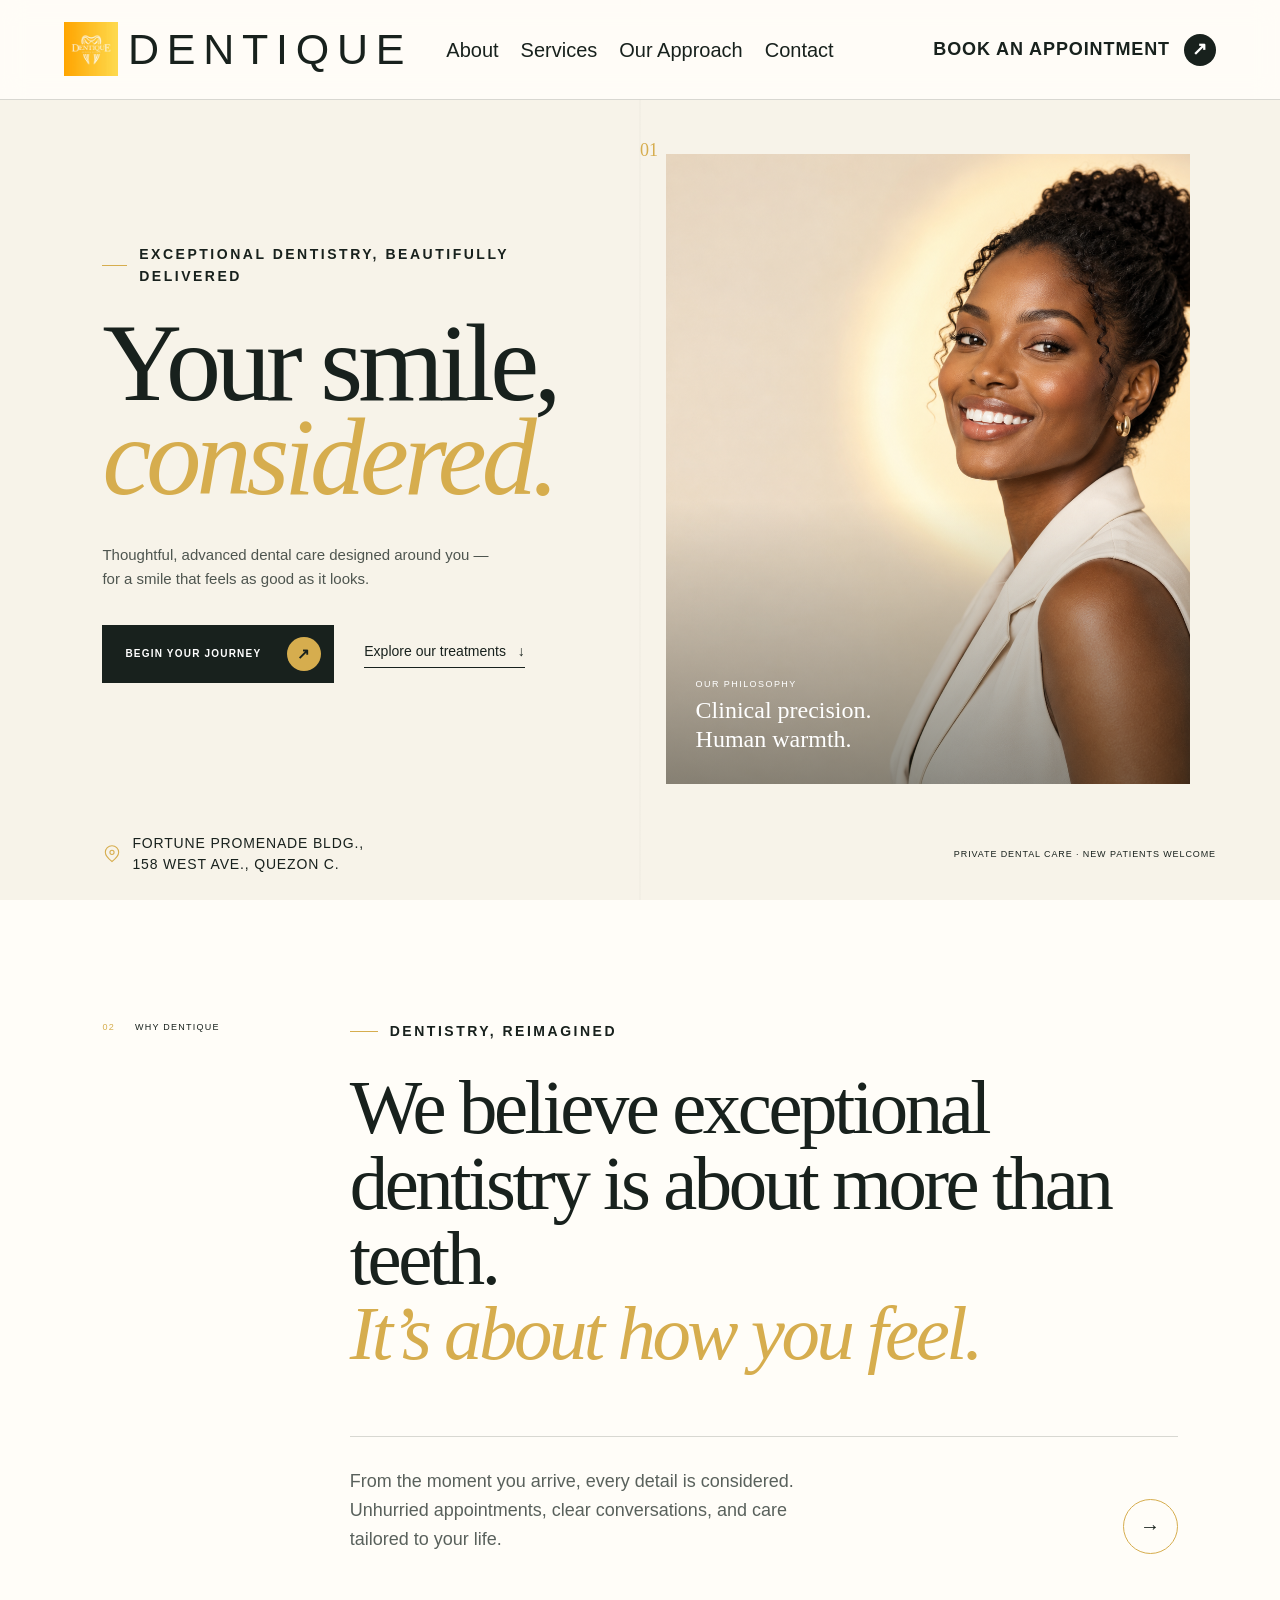
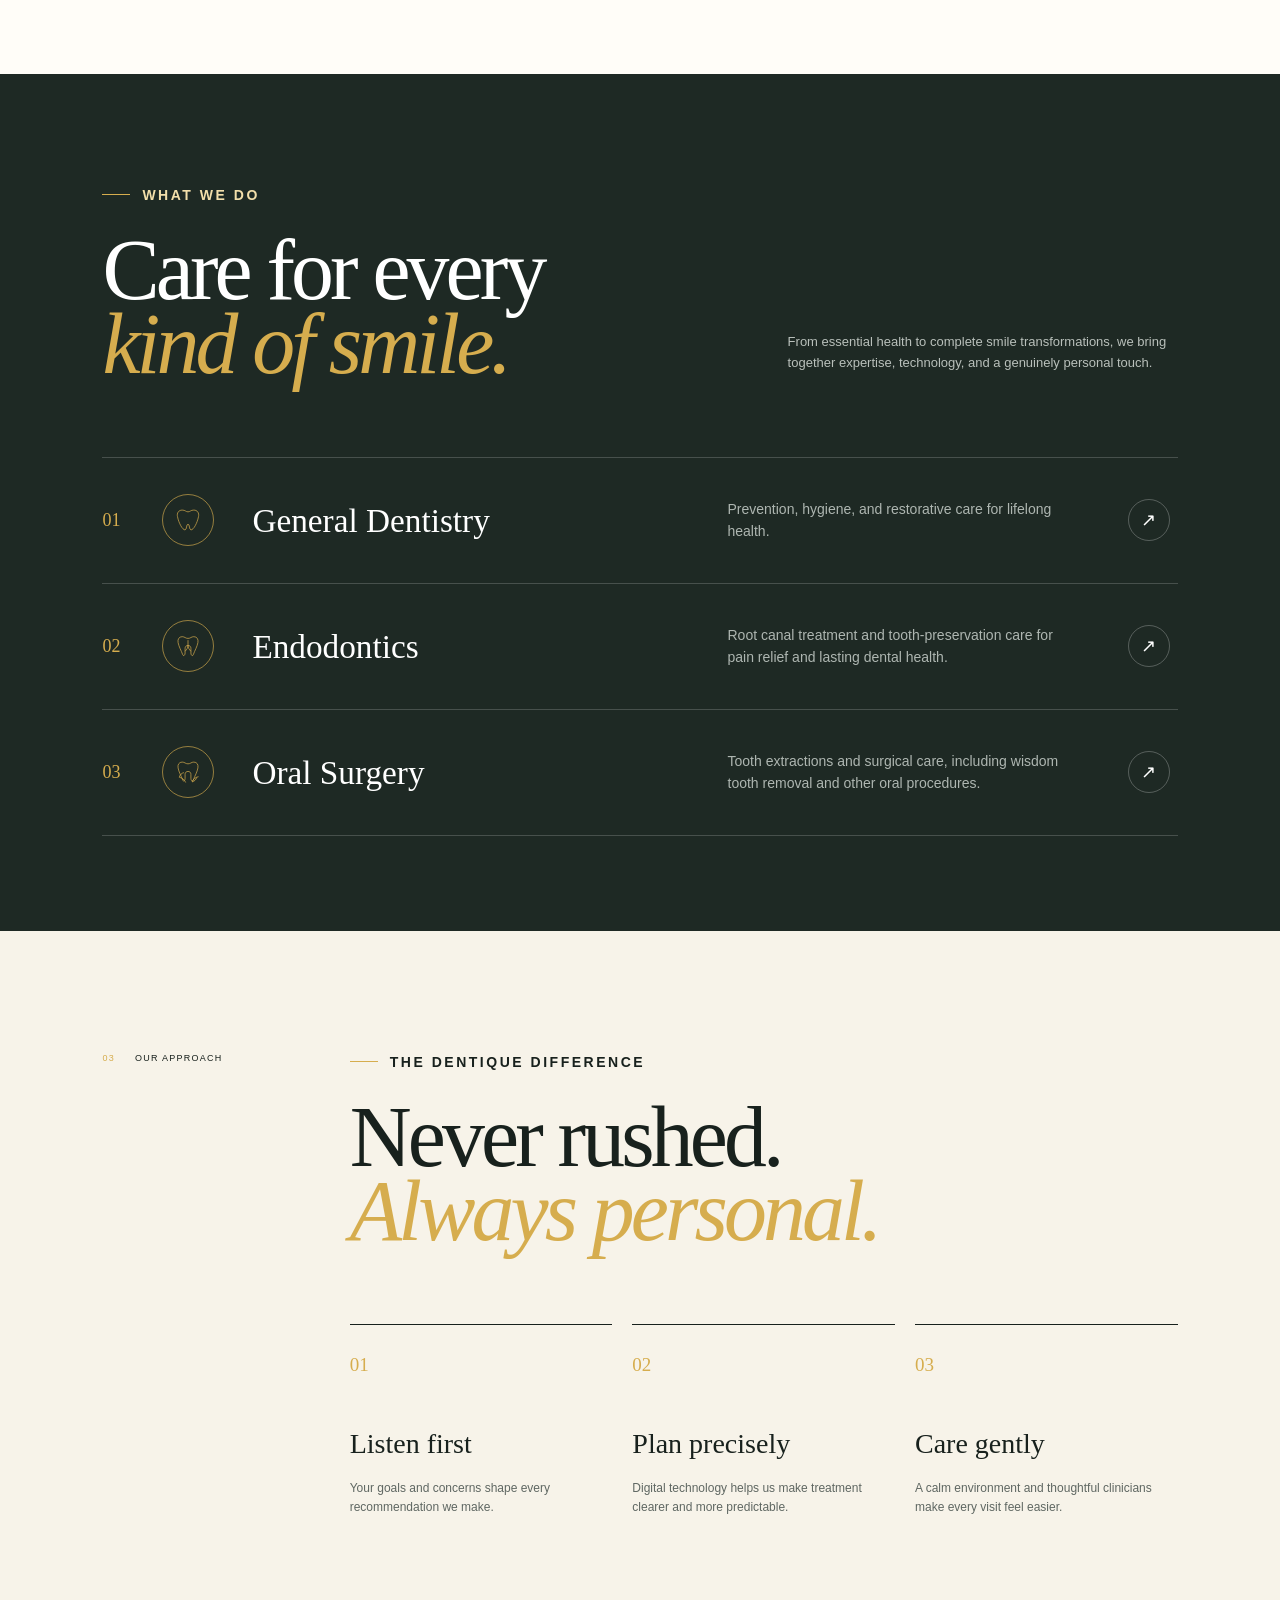
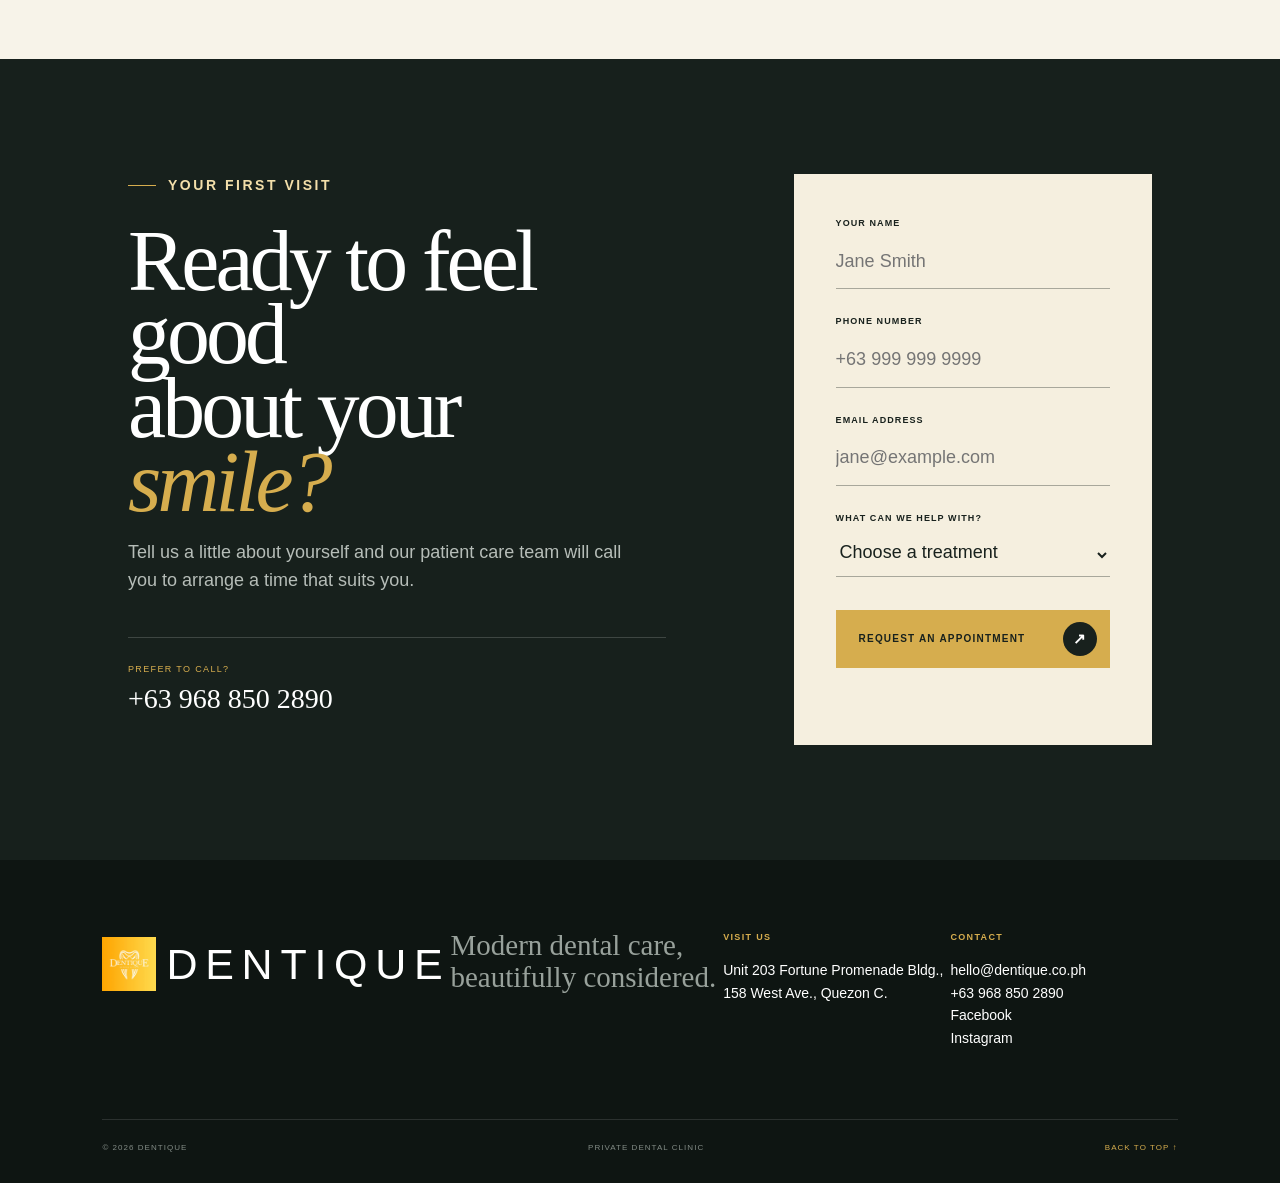
<file: index.html>
<!doctype html>
<html lang="en">
  <head>
    <meta charset="UTF-8" />
    <meta name="viewport" content="width=device-width, initial-scale= 1" />
    <meta
      name="description"
      content="DENTIQUE — modern dental care in a calm and luxurious setting."
    />
    <title>DENTIQUE — Dental Care</title>
    <link rel="stylesheet" href="./index.css" />
  </head>
  <body>
    <header class="site-header">
      <a class="brand" href="#home" aria-label="DENTIQUE home">
        <span class="brand-mark" aria-hidden="true">
          <img src="logo2.jpg" alt="" />
        </span>
        <span>DENTIQUE</span>
      </a>

      <nav class="desktop-nav" aria-label="Main navigation">
        <a href="#about">About</a>
        <a href="#services">Services</a>
        <a href="#approach">Our Approach</a>
        <a href="#contact">Contact</a>
      </nav>

      <a class="header-cta" href="#booking">
        Book an appointment
        <span aria-hidden="true">↗</span>
      </a>

      <button class="menu-toggle" type="button" aria-label="Open menu" aria-expanded="false">
        <span></span><span></span>
      </button>
    </header>

    <main>
      <section class="hero" id="home">
        <div class="hero-copy">
          <p class="eyebrow"><span></span> Exceptional dentistry, beautifully delivered</p>
          <h1>Your smile,<br /><em>considered.</em></h1>
          <p class="hero-intro">
            Thoughtful, advanced dental care designed around you — for a smile that feels as
            good as it looks.
          </p>
          <div class="hero-actions">
            <a class="button button-dark" href="#booking">
              Begin your journey
              <span class="button-icon" aria-hidden="true">↗</span>
            </a>
            <a class="text-link" href="#services">Explore our treatments <span>↓</span></a>
          </div>
          <br />
          <!--<div class="location">
            <svg viewBox="0 0 24 24" aria-hidden="true">
              <path d="M20 10c0 5-8 11-8 11S4 15 4 10a8 8 0 1 1 16 0Z" />
              <circle cx="12" cy="10" r="2.5" />
            </svg>
            <span> Fortune Promenade Bldg., <br /> 158 West Ave., Quezon C.</span>
          </div>-->
        </div>

        <div class="hero-visual">
          <div class="hero-number">01</div>
          <div class="image-frame">
            <img
              src="asd.png"
              alt="A confident DENTIQUE patient with a radiant smile"
            />
            <div class="image-note">
              <span>Our philosophy</span>
              <strong>Clinical precision.<br />Human warmth.</strong>
            </div>
          </div>
        </div>

        <div class="hero-footer">
          <div class="location">
            <svg viewBox="0 0 24 24" aria-hidden="true">
              <path d="M20 10c0 5-8 11-8 11S4 15 4 10a8 8 0 1 1 16 0Z" />
              <circle cx="12" cy="10" r="2.5" />
            </svg>
            <span> Fortune Promenade Bldg., <br /> 158 West Ave., Quezon C.</span>
          </div>
          <p>Private dental care · New patients welcome</p>
        </div>
      </section>

      <section class="statement" id="about">
        <div class="section-label">
          <span>02</span>
          <p>Why DENTIQUE</p>
        </div>
        <div class="statement-content">
          <p class="eyebrow"><span></span> Dentistry, reimagined</p>
          <h2>
            We believe exceptional dentistry is about more than teeth.
            <em>It’s about how you feel.</em>
          </h2>
          <div class="statement-detail">
            <p>
              From the moment you arrive, every detail is considered. Unhurried appointments,
              clear conversations, and care tailored to your life.
            </p>
            <a class="circle-link" href="#approach" aria-label="Discover our approach">→</a>
          </div>
        </div>
      </section>

      <section class="services" id="services">
        <div class="services-heading">
          <div>
            <p class="eyebrow light"><span></span> What we do</p>
            <h2>Care for every<br /><em>kind of smile.</em></h2>
          </div>
          <p>
            From essential health to complete smile transformations, we bring together expertise,
            technology, and a genuinely personal touch.
          </p>
        </div>

        <div class="service-list">
          <a class="service-row" href="#booking">
            <span class="service-index">01</span>
            <span class="service-icon">
              <svg viewBox="0 0 48 48" aria-hidden="true">
                <path d="M14 7c5.7 0 6 3 10 3s4.3-3 10-3c6 0 9.5 5 8 11.4C39.8 29.3 33.5 41 29 41c-3 0-2-10-5-10s-2 10-5 10c-4.5 0-10.8-11.7-13-22.6C4.5 12 8 7 14 7Z" />
              </svg>
            </span>
            <span class="service-name">General Dentistry</span>
            <span class="service-description">Prevention, hygiene, and restorative care for lifelong health.</span>
            <span class="service-arrow">↗</span>
          </a>
          <a class="service-row" href="#booking">
            <span class="service-index">02</span>
            <span class="service-icon">
              <svg viewBox="0 0 48 48" aria-hidden="true">
                <path d="M14 8c4.5 0 5.5 3 10 3s5.5-3 10-3c5.5 0 8 4.5 7 10-1.2 7-5 13-8 21-1.2 3-4 1-4-3v-8c0-3-2-5-5-5s-5 2-5 5v8c0 4-2.8 6-4 3-3-8-6.8-14-8-21-1-5.5 1.5-10 7-10Z" />
                <path d="M24 14v9m0 0c0 4-2 7-5 10m5-10c0 4 2 7 5 10" />
              </svg>
            </span>
            <span class="service-name">Endodontics</span>
            <span class="service-description">Root canal treatment and tooth-preservation care for pain relief and lasting dental health.</span>
            <span class="service-arrow">↗</span>
          </a>
          <a class="service-row" href="#booking">
            <span class="service-index">03</span>
            <span class="service-icon">
              <svg viewBox="0 0 48 48" aria-hidden="true">
                <path d="M14 7c4.5 0 5.5 3 10 3s5.5-3 10-3c5.5 0 8 4.5 7 10-1.2 7-5 13-8 21-1.2 3-4 1-4-3v-7c0-3-2-5-5-5s-5 2-5 5v7c0 4-2.8 6-4 3-3-8-6.8-14-8-21-1-5.5 1.5-10 7-10Z" />
                <path d="M31 41c4-1 7-4 8-8M9 33c1-4 4-7 8-8" />
                <path d="M31 41c2-5 6-8 11-9M9 33c5 1 9 4 11 9" />
              </svg>
            </span>
            <span class="service-name">Oral Surgery</span>
            <span class="service-description">Tooth extractions and surgical care, including wisdom tooth removal and other oral procedures.</span>
            <span class="service-arrow">↗</span>
          </a>
        </div>
      </section>

      <section class="approach" id="approach">
        <div class="section-label">
          <span>03</span>
          <p>Our approach</p>
        </div>
        <div class="approach-heading">
          <p class="eyebrow"><span></span> The DENTIQUE difference</p>
          <h2>Never rushed.<br /><em>Always personal.</em></h2>
        </div>
        <div class="approach-grid">
          <article>
            <span>01</span>
            <h3>Listen first</h3>
            <p>Your goals and concerns shape every recommendation we make.</p>
          </article>
          <article>
            <span>02</span>
            <h3>Plan precisely</h3>
            <p>Digital technology helps us make treatment clearer and more predictable.</p>
          </article>
          <article>
            <span>03</span>
            <h3>Care gently</h3>
            <p>A calm environment and thoughtful clinicians make every visit feel easier.</p>
          </article>
        </div>
      </section>

      <section class="booking" id="booking">
        <div class="booking-copy">
          <p class="eyebrow light"><span></span> Your first visit</p>
          <h2>Ready to feel good<br />about your <em>smile?</em></h2>
          <p>
            Tell us a little about yourself and our patient care team will call you to arrange
            a time that suits you.
          </p>
          <div class="booking-contact">
            <span>Prefer to call?</span>
            <a href="tel:+63 968 850 2890">+63 968 850 2890</a>
          </div>
        </div>

        <form class="booking-form" id="appointment-form">
          <label>
            <span>Your name</span>
            <input type="text" name="name" placeholder="Jane Smith" required />
          </label>
          <label>
            <span>Phone number</span>
            <input type="tel" name="phone" placeholder="+63 999 999 9999" required />
          </label>
          <label>
            <span>Email address</span>
            <input type="email" name="email" placeholder="jane@example.com" required />
          </label>
          <label>
            <span>What can we help with?</span>
            <select name="treatment" required>
              <option value="" disabled selected>Choose a treatment</option>
              <option>General dentistry</option>
              <option>Endodontics</option>
              <option>Oral Surgery</option>
            </select>
          </label>
          <button class="button button-gold" type="submit">
            Request an appointment <span class="button-icon">↗</span>
          </button>
          <p class="form-status" role="status" aria-live="polite"></p>
        </form>
      </section>
    </main>

    <footer id="contact">
      <div class="footer-top">
        <a class="brand footer-brand" href="#home">
          <span class="brand-mark" aria-hidden="true">
            <img src="logo2.jpg" alt="" />
          </span>
          <span>DENTIQUE</span>
        </a>
        <p>Modern dental care,<br />beautifully considered.</p>
        <div class="footer-address">
          <strong>Visit us</strong>
          <span>Unit 203 Fortune Promenade Bldg.,<br />158 West Ave., Quezon C.</span>
        </div>
        <div class="footer-address">
          <strong>Contact</strong>
          <a href="mailto:hello@dentique.co.uk">hello@dentique.co.ph</a>
          <a href="tel:+63 968 850 2890">+63 968 850 2890</a>
          <a href="https://www.facebook.com/thedentiquedc" target="_blank" rel="noopener noreferrer">Facebook</a>
          <a href="https://www.instagram.com/thedentiquedc/" target="_blank" rel="noopener noreferrer">Instagram</a>
        </div>
      </div>
      <div class="footer-bottom">
        <span>© 2026 DENTIQUE</span>
        <span>Private dental clinic</span>
        <a href="#home">Back to top ↑</a>
      </div>
    </footer>

    <script type="module" src="./script.js"></script>
  </body>
</html>
</file>
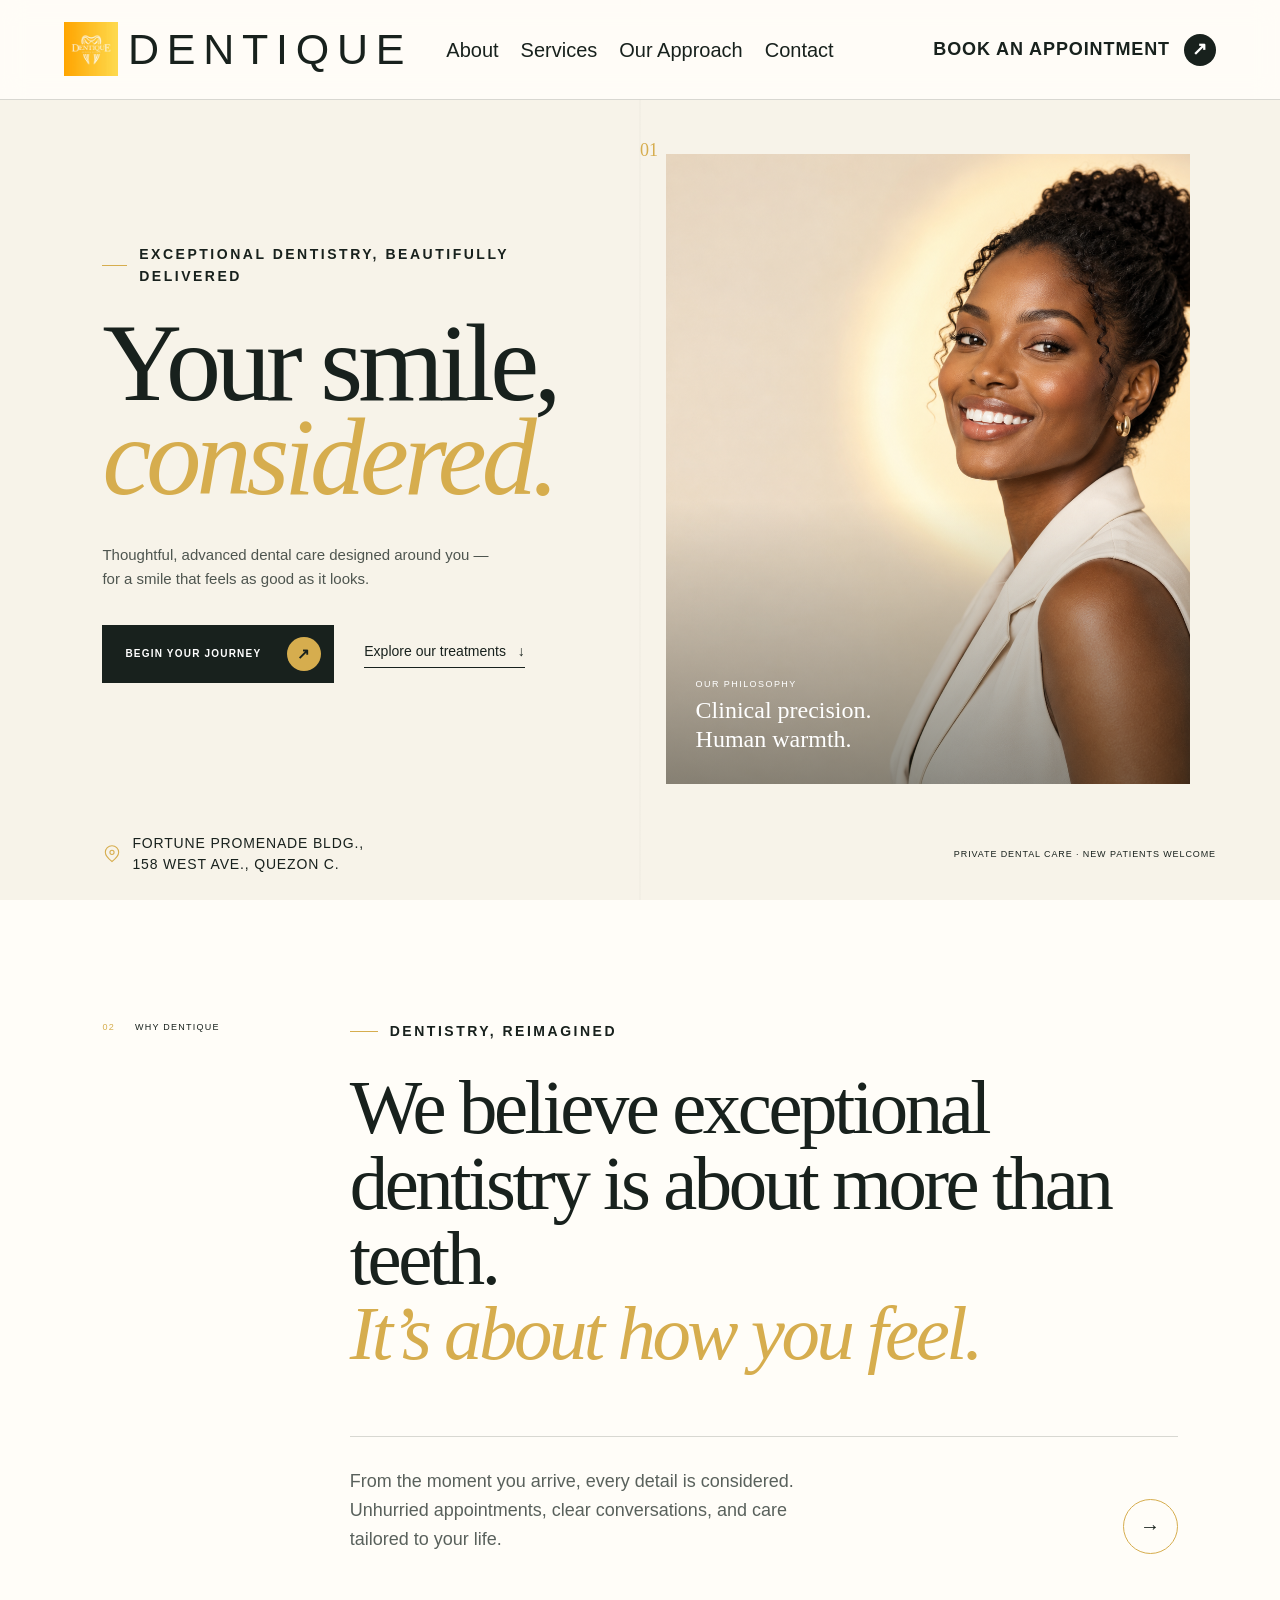
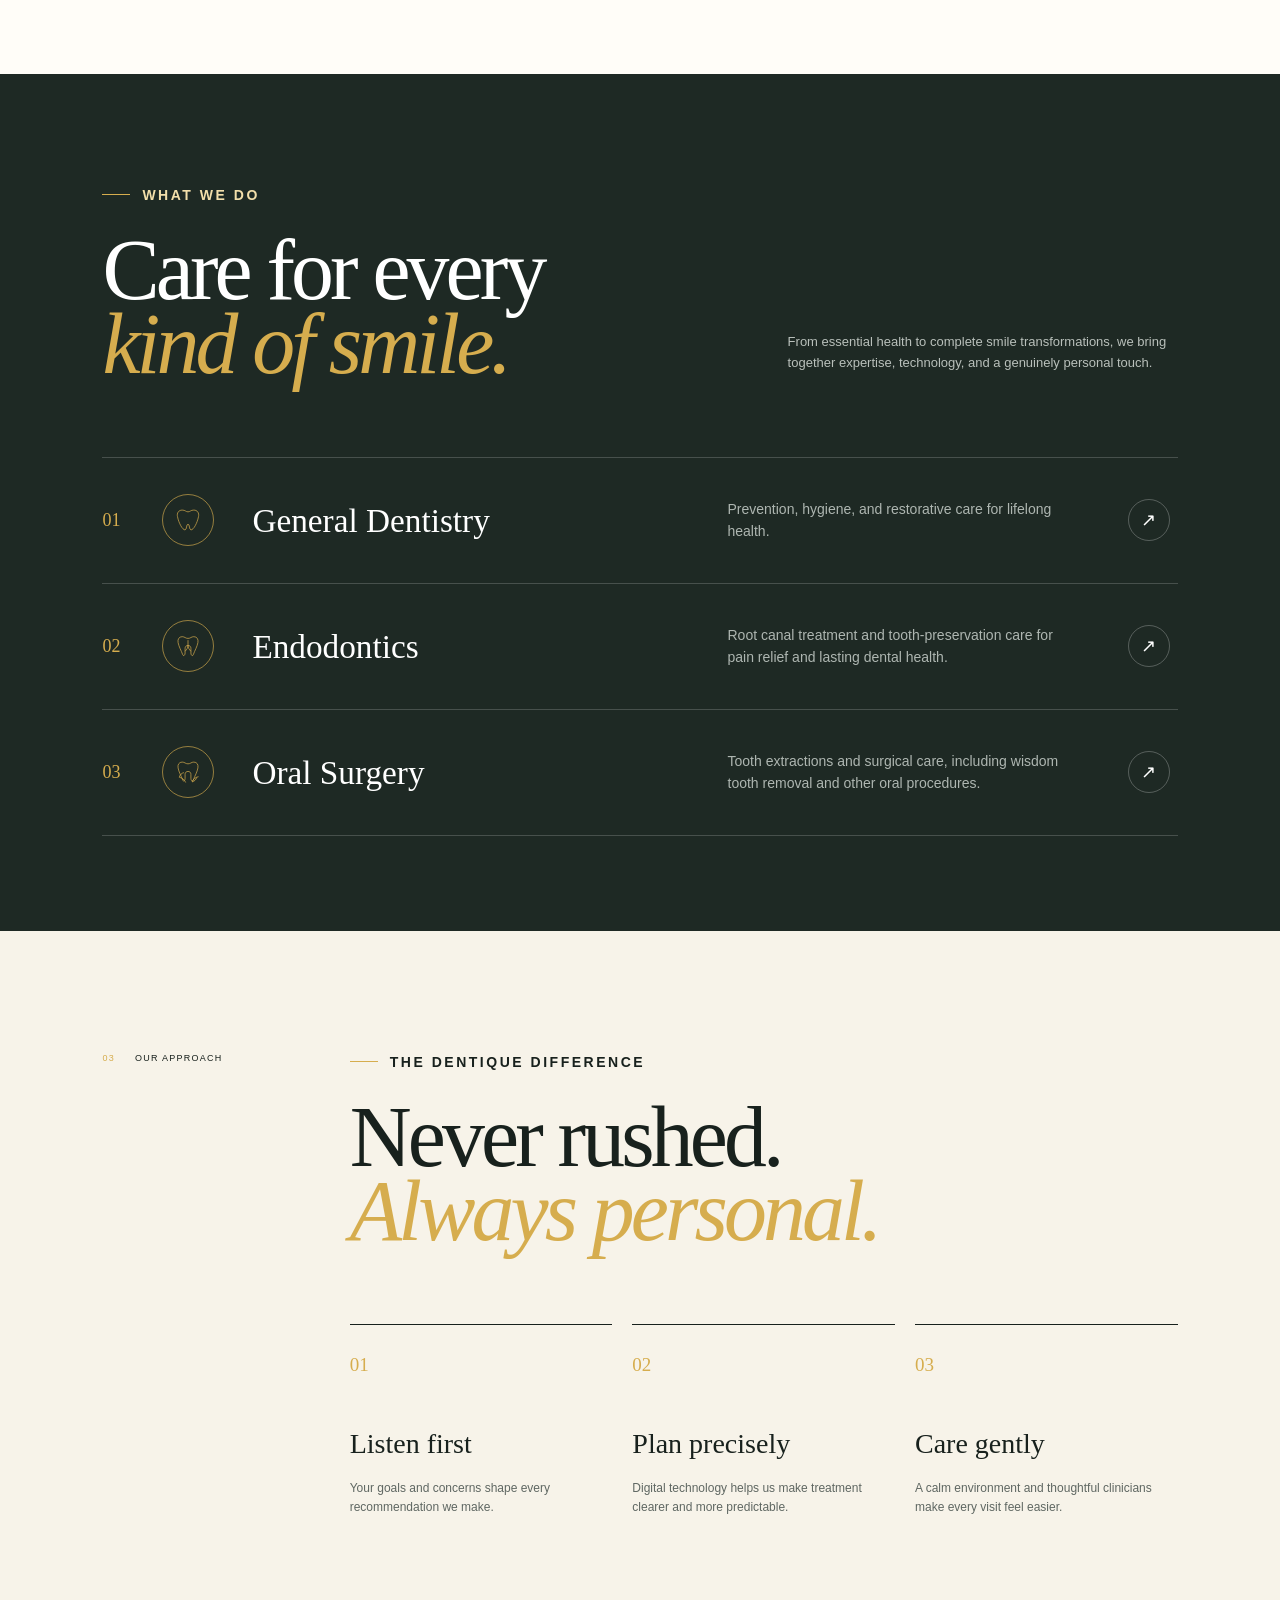
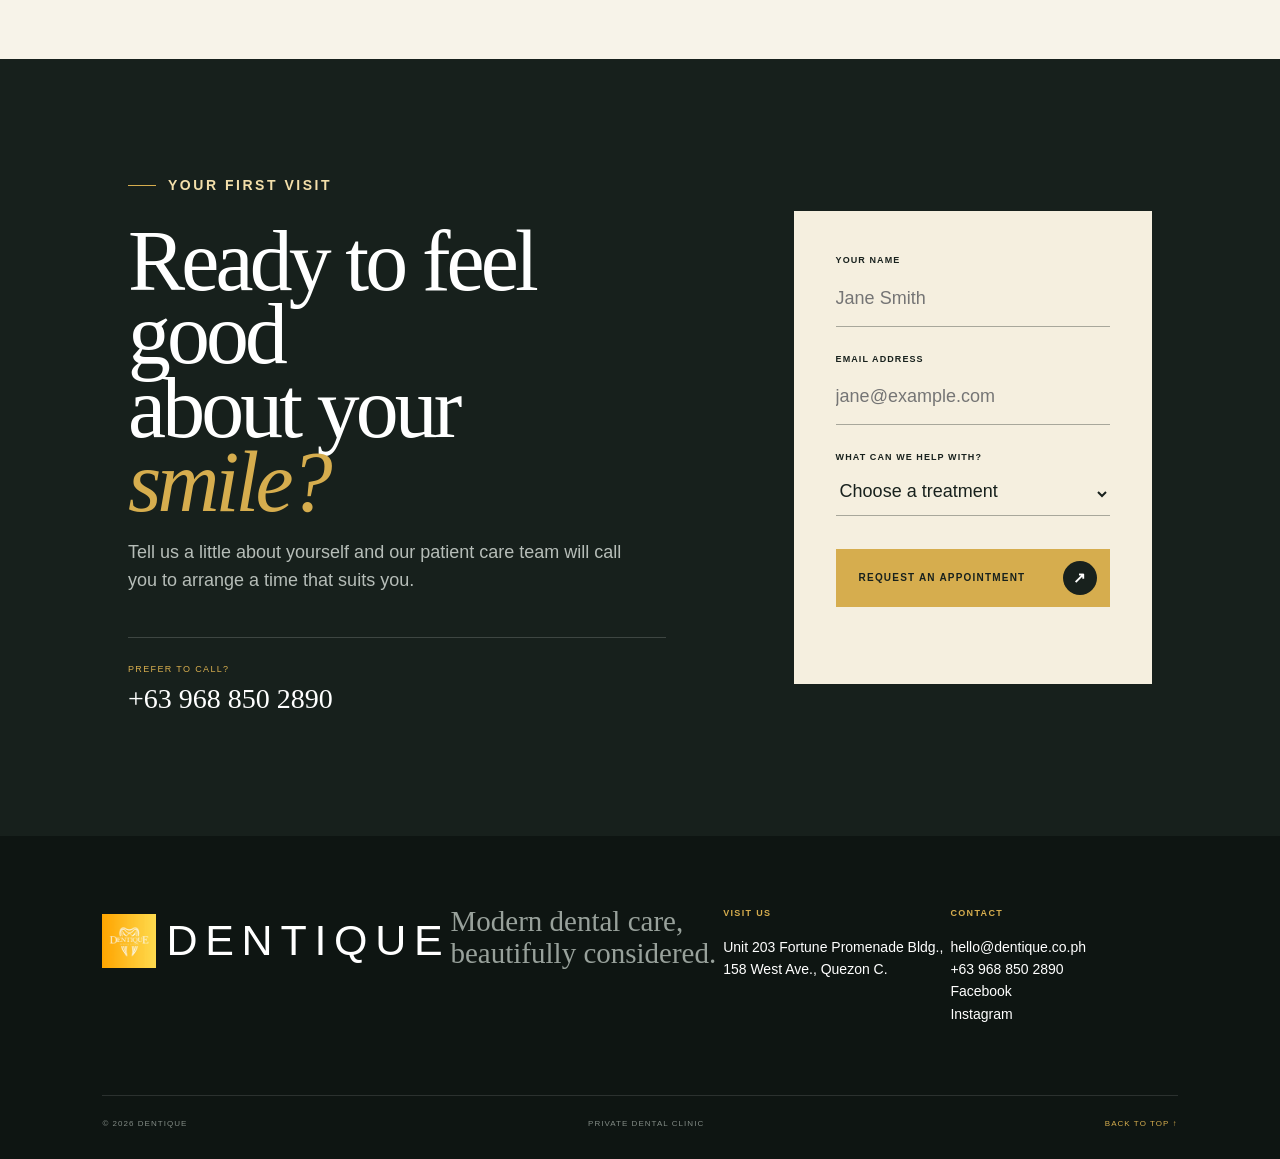
<file: src/index.html>
<!doctype html>
<html lang="en">
  <head>
    <meta charset="UTF-8" />
    <meta name="viewport" content="width=device-width, initial-scale= 1" />
    <meta
      name="description"
      content="DENTIQUE — modern dental care in a calm and luxurious setting."
    />
    <title>DENTIQUE — Dental Care</title>
    <link rel="stylesheet" href="./index.css" />
  </head>
  <body>
    <header class="site-header">
      <a class="brand" href="#home" aria-label="DENTIQUE home">
        <span class="brand-mark" aria-hidden="true">
          <img src="./images/logo2.jpg" alt="" />
        </span>
        <span>DENTIQUE</span>
      </a>

      <nav class="desktop-nav" aria-label="Main navigation">
        <a href="#about">About</a>
        <a href="#services">Services</a>
        <a href="#approach">Our Approach</a>
        <a href="#contact">Contact</a>
      </nav>

      <a class="header-cta" href="#booking">
        Book an appointment
        <span aria-hidden="true">↗</span>
      </a>

      <button class="menu-toggle" type="button" aria-label="Open menu" aria-expanded="false">
        <span></span><span></span>
      </button>
    </header>

    <main>
      <section class="hero" id="home">
        <div class="hero-copy">
          <p class="eyebrow"><span></span> Exceptional dentistry, beautifully delivered</p>
          <h1>Your smile,<br /><em>considered.</em></h1>
          <p class="hero-intro">
            Thoughtful, advanced dental care designed around you — for a smile that feels as
            good as it looks.
          </p>
          <div class="hero-actions">
            <a class="button button-dark" href="#booking">
              Begin your journey
              <span class="button-icon" aria-hidden="true">↗</span>
            </a>
            <a class="text-link" href="#services">Explore our treatments <span>↓</span></a>
          </div>
          <br />
          <!--<div class="location">
            <svg viewBox="0 0 24 24" aria-hidden="true">
              <path d="M20 10c0 5-8 11-8 11S4 15 4 10a8 8 0 1 1 16 0Z" />
              <circle cx="12" cy="10" r="2.5" />
            </svg>
            <span> Fortune Promenade Bldg., <br /> 158 West Ave., Quezon C.</span>
          </div>-->
        </div>

        <div class="hero-visual">
          <div class="hero-number">01</div>
          <div class="image-frame">
            <img
              src="/src/images/asd.png"
              alt="A confident DENTIQUE patient with a radiant smile"
            />
            <div class="image-note">
              <span>Our philosophy</span>
              <strong>Clinical precision.<br />Human warmth.</strong>
            </div>
          </div>
        </div>

        <div class="hero-footer">
          <div class="location">
            <svg viewBox="0 0 24 24" aria-hidden="true">
              <path d="M20 10c0 5-8 11-8 11S4 15 4 10a8 8 0 1 1 16 0Z" />
              <circle cx="12" cy="10" r="2.5" />
            </svg>
            <span> Fortune Promenade Bldg., <br /> 158 West Ave., Quezon C.</span>
          </div>
          <p>Private dental care · New patients welcome</p>
        </div>
      </section>

      <section class="statement" id="about">
        <div class="section-label">
          <span>02</span>
          <p>Why DENTIQUE</p>
        </div>
        <div class="statement-content">
          <p class="eyebrow"><span></span> Dentistry, reimagined</p>
          <h2>
            We believe exceptional dentistry is about more than teeth.
            <em>It’s about how you feel.</em>
          </h2>
          <div class="statement-detail">
            <p>
              From the moment you arrive, every detail is considered. Unhurried appointments,
              clear conversations, and care tailored to your life.
            </p>
            <a class="circle-link" href="#approach" aria-label="Discover our approach">→</a>
          </div>
        </div>
      </section>

      <section class="services" id="services">
        <div class="services-heading">
          <div>
            <p class="eyebrow light"><span></span> What we do</p>
            <h2>Care for every<br /><em>kind of smile.</em></h2>
          </div>
          <p>
            From essential health to complete smile transformations, we bring together expertise,
            technology, and a genuinely personal touch.
          </p>
        </div>

        <div class="service-list">
          <a class="service-row" href="#booking">
            <span class="service-index">01</span>
            <span class="service-icon">
              <svg viewBox="0 0 48 48" aria-hidden="true">
                <path d="M14 7c5.7 0 6 3 10 3s4.3-3 10-3c6 0 9.5 5 8 11.4C39.8 29.3 33.5 41 29 41c-3 0-2-10-5-10s-2 10-5 10c-4.5 0-10.8-11.7-13-22.6C4.5 12 8 7 14 7Z" />
              </svg>
            </span>
            <span class="service-name">General Dentistry</span>
            <span class="service-description">Prevention, hygiene, and restorative care for lifelong health.</span>
            <span class="service-arrow">↗</span>
          </a>
          <a class="service-row" href="#booking">
            <span class="service-index">02</span>
            <span class="service-icon">
              <svg viewBox="0 0 48 48" aria-hidden="true">
                <path d="M14 8c4.5 0 5.5 3 10 3s5.5-3 10-3c5.5 0 8 4.5 7 10-1.2 7-5 13-8 21-1.2 3-4 1-4-3v-8c0-3-2-5-5-5s-5 2-5 5v8c0 4-2.8 6-4 3-3-8-6.8-14-8-21-1-5.5 1.5-10 7-10Z" />
                <path d="M24 14v9m0 0c0 4-2 7-5 10m5-10c0 4 2 7 5 10" />
              </svg>
            </span>
            <span class="service-name">Endodontics</span>
            <span class="service-description">Root canal treatment and tooth-preservation care for pain relief and lasting dental health.</span>
            <span class="service-arrow">↗</span>
          </a>
          <a class="service-row" href="#booking">
            <span class="service-index">03</span>
            <span class="service-icon">
              <svg viewBox="0 0 48 48" aria-hidden="true">
                <path d="M14 7c4.5 0 5.5 3 10 3s5.5-3 10-3c5.5 0 8 4.5 7 10-1.2 7-5 13-8 21-1.2 3-4 1-4-3v-7c0-3-2-5-5-5s-5 2-5 5v7c0 4-2.8 6-4 3-3-8-6.8-14-8-21-1-5.5 1.5-10 7-10Z" />
                <path d="M31 41c4-1 7-4 8-8M9 33c1-4 4-7 8-8" />
                <path d="M31 41c2-5 6-8 11-9M9 33c5 1 9 4 11 9" />
              </svg>
            </span>
            <span class="service-name">Oral Surgery</span>
            <span class="service-description">Tooth extractions and surgical care, including wisdom tooth removal and other oral procedures.</span>
            <span class="service-arrow">↗</span>
          </a>
        </div>
      </section>

      <section class="approach" id="approach">
        <div class="section-label">
          <span>03</span>
          <p>Our approach</p>
        </div>
        <div class="approach-heading">
          <p class="eyebrow"><span></span> The DENTIQUE difference</p>
          <h2>Never rushed.<br /><em>Always personal.</em></h2>
        </div>
        <div class="approach-grid">
          <article>
            <span>01</span>
            <h3>Listen first</h3>
            <p>Your goals and concerns shape every recommendation we make.</p>
          </article>
          <article>
            <span>02</span>
            <h3>Plan precisely</h3>
            <p>Digital technology helps us make treatment clearer and more predictable.</p>
          </article>
          <article>
            <span>03</span>
            <h3>Care gently</h3>
            <p>A calm environment and thoughtful clinicians make every visit feel easier.</p>
          </article>
        </div>
      </section>

      <section class="booking" id="booking">
        <div class="booking-copy">
          <p class="eyebrow light"><span></span> Your first visit</p>
          <h2>Ready to feel good<br />about your <em>smile?</em></h2>
          <p>
            Tell us a little about yourself and our patient care team will call you to arrange
            a time that suits you.
          </p>
          <div class="booking-contact">
            <span>Prefer to call?</span>
            <a href="tel:+63 968 850 2890">+63 968 850 2890</a>
          </div>
        </div>

        <form class="booking-form" id="appointment-form">
          <label>
            <span>Your name</span>
            <input type="text" name="name" placeholder="Jane Smith" required />
          </label>
          <label>
            <span>Email address</span>
            <input type="email" name="email" placeholder="jane@example.com" required />
          </label>
          <label>
            <span>What can we help with?</span>
            <select name="treatment" required>
              <option value="" disabled selected>Choose a treatment</option>
              <option>General dentistry</option>
              <option>Endodontics</option>
              <option>Oral Surgery</option>
            </select>
          </label>
          <button class="button button-gold" type="submit">
            Request an appointment <span class="button-icon">↗</span>
          </button>
          <p class="form-status" role="status" aria-live="polite"></p>
        </form>
      </section>
    </main>

    <footer id="contact">
      <div class="footer-top">
        <a class="brand footer-brand" href="#home">
          <span class="brand-mark" aria-hidden="true">
            <img src="/src/images/logo2.jpg" alt="" />
          </span>
          <span>DENTIQUE</span>
        </a>
        <p>Modern dental care,<br />beautifully considered.</p>
        <div class="footer-address">
          <strong>Visit us</strong>
          <span>Unit 203 Fortune Promenade Bldg.,<br />158 West Ave., Quezon C.</span>
        </div>
        <div class="footer-address">
          <strong>Contact</strong>
          <a href="mailto:hello@dentique.co.uk">hello@dentique.co.ph</a>
          <a href="tel:+63 968 850 2890">+63 968 850 2890</a>
          <a href="https://www.facebook.com/thedentiquedc" target="_blank" rel="noopener noreferrer">Facebook</a>
          <a href="https://www.instagram.com/thedentiquedc/" target="_blank" rel="noopener noreferrer">Instagram</a>
        </div>
      </div>
      <div class="footer-bottom">
        <span>© 2026 DENTIQUE</span>
        <span>Private dental clinic</span>
        <a href="#home">Back to top ↑</a>
      </div>
    </footer>

    <script type="module" src="./script.js"></script>
  </body>
</html>
</file>
<file: index.css>
:root {
  --ink: #18211d;
  --forest: #1e2924;
  --gold: #d6ad4e;
  --gold-light: #f3dfaa;
  --cream: #f7f3e9;
  --paper: #fffdf8;
  --line: rgba(24, 33, 29, 0.17);
}

* {
  box-sizing: border-box;
}

html {
  scroll-behavior: smooth;
}

body {
  margin: 0;
  background: var(--paper);
  color: var(--ink);
  font-family: "Manrope", sans-serif;
  font-size: 18px;
  line-height: 1.6;
}

a {
  color: inherit;
  text-decoration: none;
}

button,
input,
select {
  color: inherit;
  font: inherit;
}

svg {
  display: block;
}

.site-header {
  align-items: center;
  background: rgba(255, 253, 248, 0.92);
  border-bottom: 1px solid var(--line);
  display: grid;
  grid-template-columns: 1fr auto 1fr;
  height: 100px;
  padding: 0px 5vw;
  position: fixed;
  top: 0;
  width: 100%;
  z-index: 20;
  backdrop-filter: blur(12px);
}

.brand {
  align-items: center;
  display: inline-flex;
  font-size: 43px;
  font-weight: 520;
  gap: 10px;
  letter-spacing: 0.18em;
  width: fit-content;
}

.brand-mark {
  display: grid;
  height: 54px;
  place-items: center;
  width: 54px;
}

.brand-mark img {
  height: 100%;
  object-fit: contain;
  width: 100%;
}

.desktop-nav {
  display: flex;
  gap: clamp(22px, 3vw, 4px);
}

.desktop-nav a {
  font-size: 20px;
  position: relative;
}

.desktop-nav a::after {
  background: var(--gold);
  bottom: -8px;
  content: "";
  height: 1px;
  left: 0;
  position: absolute;
  transform: scaleX(0);
  transform-origin: right;
  transition: transform 0.3s ease;
  width: 100%;
}

.desktop-nav a:hover::after {
  transform: scaleX(1);
  transform-origin: left;
}

.header-cta {
  align-items: center;
  display: flex;
  font-size: 18px;
  font-weight: 600;
  gap: 14px;
  justify-self: end;
  letter-spacing: 0.05em;
  text-transform: uppercase;
}

.header-cta span {
  align-items: center;
  background: var(--ink);
  border-radius: 50%;
  color: white;
  display: flex;
  height: 32px;
  justify-content: center;
  transition: transform 0.25s ease;
  width: 32px;
}

.header-cta:hover span {
  transform: rotate(45deg);
}

.menu-toggle {
  background: none;
  border: 0;
  display: none;
  height: 36px;
  justify-self: end;
  padding: 8px 0 8px 12px;
  width: 36px;
}

.menu-toggle span {
  background: var(--ink);
  display: block;
  height: 1px;
  margin: 6px 0;
  transition: 0.25s ease;
  width: 24px;
}

.hero {
  background:
    linear-gradient(90deg, transparent 49.95%, rgba(24, 33, 29, 0.09) 50%, transparent 50.05%),
    var(--cream);
  display: grid;
  grid-template-columns: 48% 52%;
  min-height: 100vh;
  overflow: hidden;
  padding-top: 82px;
  position: relative;
}

.hero-copy {
  align-self: center;
  padding: 8vh 4vw 11vh 8vw;
  position: relative;
  z-index: 2;
}

.eyebrow {
  align-items: center;
  display: flex;
  font-size: 14px;
  font-weight: 600;
  gap: 12px;
  letter-spacing: 0.18em;
  margin: 0 0 28px;
  text-transform: uppercase;
}

.eyebrow span {
  background: var(--gold);
  height: 1px;
  width: 28px;
}

h1,
h2 {
  font-family: "Cormorant Garamond", serif;
  font-weight: 500;
  letter-spacing: -0.045em;
  line-height: 0.86;
  margin: 0;
}

h1 {
  font-size: clamp(70px, 8.6vw, 142px);
  white-space: nowrap;
}

h1 em,
h2 em {
  color: var(--gold);
  font-weight: 500;
}

.hero-intro {
  color: #4e554f;
  font-size: 15px;
  margin: 38px 0 34px;
  max-width: 400px;
}

.hero-actions {
  align-items: center;
  display: flex;
  gap: 30px;
}

.button {
  align-items: center;
  border: 0;
  cursor: pointer;
  display: inline-flex;
  font-size: 10px;
  font-weight: 600;
  gap: 26px;
  justify-content: space-between;
  letter-spacing: 0.12em;
  min-height: 58px;
  padding: 10px 13px 10px 23px;
  text-transform: uppercase;
}

.button-dark {
  background: var(--ink);
  color: white;
}

.button-icon {
  align-items: center;
  background: var(--gold);
  border-radius: 50%;
  color: var(--ink);
  display: flex;
  font-size: 15px;
  height: 34px;
  justify-content: center;
  transition: transform 0.3s ease;
  width: 34px;
}

.button:hover .button-icon {
  transform: rotate(45deg);
}

.text-link {
  border-bottom: 1px solid var(--ink);
  font-size: 14px;
  padding-bottom: 5px;
}

.text-link span {
  margin-left: 8px;
}

.hero-visual {
  align-items: center;
  display: flex;
  justify-content: center;
  min-height: calc(100vh - 82px);
  padding: 5vh 7vw 10vh 4vw;
  position: relative;
}

.image-frame {
  height: min(70vh, 760px);
  max-width: 590px;
  overflow: hidden;
  position: relative;
  width: 100%;
}

.image-frame::after {
  background: linear-gradient(180deg, transparent 55%, rgba(16, 22, 18, 0.45));
  content: "";
  inset: 0;
  position: absolute;
}

.image-frame img {
  height: 100%;
  object-fit: cover;
  width: 100%;
}

.image-note {
  bottom: 28px;
  color: white;
  left: 30px;
  position: absolute;
  z-index: 2;
}

.image-note span {
  display: block;
  font-size: 9px;
  letter-spacing: 0.16em;
  margin-bottom: 7px;
  text-transform: uppercase;
}

.image-note strong {
  font-family: "Cormorant Garamond", serif;
  font-size: 24px;
  font-weight: 500;
  line-height: 1;
}

.hero-number {
  color: var(--gold);
  font-family: "Cormorant Garamond", serif;
  font-size: 18px;
  left: 2vw;
  position: absolute;
  top: 6vh;
}

.hero-footer {
  align-items: center;
  bottom: 0;
  display: flex;
  justify-content: space-between;
  left: 0;
  padding: 25px 5vw 25px 8vw;
  position: absolute;
  width: 100%;
  z-index: 4;
}

.hero-footer p {
  font-size: 9px;
  letter-spacing: 0.1em;
  margin: 0;
  text-transform: uppercase;
}

.location {
  align-items:  center;
  display: flex;
  font-size: 14px;
  gap: 10px;
  letter-spacing: 0.06em;
  line-height: 1.5;
  text-transform: uppercase;
}

.location svg {
  fill: none;
  height: 20px;
  stroke: var(--gold);
  stroke-width: 1.3;
  width: 20px;
}

.statement,
.approach {
  display: grid;
  grid-template-columns: 23% 1fr;
  padding: 120px 8vw;
}

.section-label {
  align-items: flex-start;
  display: flex;
  font-size: 9px;
  gap: 20px;
  letter-spacing: 0.14em;
  text-transform: uppercase;
}

.section-label span {
  color: var(--gold);
}

.section-label p {
  margin: 0;
}

.statement-content {
  max-width: 960px;
}

.statement h2 {
  font-size: clamp(48px, 6vw, 92px);
  line-height: 0.98;
  max-width: 950px;
}

.statement h2 em {
  display: block;
}

.statement-detail {
  align-items: flex-end;
  border-top: 1px solid var(--line);
  display: flex;
  justify-content: space-between;
  margin-top: 65px;
  padding-top: 30px;
}

.statement-detail p {
  color: #59615c;
  margin: 0;
  max-width: 480px;
}

.circle-link {
  align-items: center;
  border: 1px solid var(--gold);
  border-radius: 50%;
  display: flex;
  font-size: 20px;
  height: 55px;
  justify-content: center;
  transition: 0.25s ease;
  width: 55px;
}

.circle-link:hover {
  background: var(--gold);
}

.services {
  background: var(--forest);
  color: white;
  padding: 110px 8vw 95px;
}

.eyebrow.light {
  color: var(--gold-light);
}

.services-heading {
  align-items: flex-end;
  display: flex;
  justify-content: space-between;
  margin-bottom: 75px;
}

.services-heading h2,
.approach-heading h2,
.booking h2 {
  font-size: clamp(58px, 6.7vw, 106px);
}

.services-heading > p {
  color: #b9c0bb;
  font-size: 13px;
  margin: 0 0 8px;
  max-width: 390px;
}

.service-list {
  border-top: 1px solid rgba(255, 255, 255, 0.18);
}

.service-row {
  align-items: center;
  border-bottom: 1px solid rgba(255, 255, 255, 0.18);
  display: grid;
  gap: 25px;
  grid-template-columns: 35px 65px minmax(240px, 1.2fr) 1fr 50px;
  min-height: 126px;
  transition: background 0.3s ease, padding 0.3s ease;
}

.service-row:hover {
  background: rgba(255, 255, 255, 0.04);
  padding: 0 18px;
}

.service-index {
  color: var(--gold);
  font-family: "Cormorant Garamond", serif;
}

.service-icon {
  align-items: center;
  border: 1px solid rgba(214, 173, 78, 0.65);
  border-radius: 50%;
  display: flex;
  height: 52px;
  justify-content: center;
  width: 52px;
}

.service-icon svg {
  fill: none;
  height: 28px;
  stroke: var(--gold);
  stroke-width: 1.2;
  width: 28px;
}

.service-name {
  font-family: "Cormorant Garamond", serif;
  font-size: clamp(27px, 2.6vw, 41px);
}

.service-description {
  color: #aeb6b1;
  font-size: 14px;
  max-width: 340px;
}

.service-arrow {
  border: 1px solid rgba(255, 255, 255, 0.25);
  border-radius: 50%;
  display: grid;
  height: 42px;
  place-items: center;
  transition: 0.25s ease;
  width: 42px;
}

.service-row:hover .service-arrow {
  background: var(--gold);
  border-color: var(--gold);
  color: var(--ink);
  transform: rotate(45deg);
}

.approach {
  background: var(--cream);
  padding-bottom: 130px;
}

.approach-heading {
  margin-bottom: 75px;
}

.approach-heading h2 em {
  display: inline;
}

.approach-grid {
  grid-column: 2;
  display: grid;
  gap: 20px;
  grid-template-columns: repeat(3, 1fr);
}

.approach-grid article {
  border-top: 1px solid var(--ink);
  padding: 25px 20px 0 0;
}

.approach-grid article > span {
  color: var(--gold);
  font-family: "Cormorant Garamond", serif;
  font-size: 19px;
}

.approach-grid h3 {
  font-family: "Cormorant Garamond", serif;
  font-size: 28px;
  font-weight: 500;
  margin: 42px 0 12px;
}

.approach-grid p {
  color: #5f6762;
  font-size: 12px;
  max-width: 280px;
}

.booking {
  background: #17201c;
  color: white;
  display: grid;
  gap: 10vw;
  grid-template-columns: 1.2fr 0.8fr;
  padding: 115px 10vw;
}

.booking-copy > p:not(.eyebrow) {
  color: #b6bdb8;
  max-width: 500px;
}

.booking-contact {
  border-top: 1px solid rgba(255, 255, 255, 0.17);
  display: flex;
  flex-direction: column;
  margin-top: 42px;
  padding-top: 24px;
}

.booking-contact span {
  color: var(--gold);
  font-size: 9px;
  letter-spacing: 0.15em;
  text-transform: uppercase;
}

.booking-contact a {
  font-family: "Cormorant Garamond", serif;
  font-size: 28px;
}

.booking-form {
  align-self: center;
  background: #f5efdf;
  color: var(--ink);
  display: flex;
  flex-direction: column;
  gap: 25px;
  padding: 42px;
}

.booking-form label span {
  display: block;
  font-size: 9px;
  font-weight: 600;
  letter-spacing: 0.12em;
  margin-bottom: 8px;
  text-transform: uppercase;
}

.booking-form input,
.booking-form select {
  background: transparent;
  border: 0;
  border-bottom: 1px solid rgba(24, 33, 29, 0.35);
  border-radius: 0;
  outline: none;
  padding: 8px 0 13px;
  width: 100%;
}

.booking-form input:focus,
.booking-form select:focus {
  border-color: var(--gold);
}

.button-gold {
  background: var(--gold);
  margin-top: 8px;
  width: 100%;
}

.button-gold .button-icon {
  background: var(--ink);
  color: white;
}

.form-status {
  font-size: 12px;
  margin: -10px 0 0;
  min-height: 20px;
}

footer {
  background: #0e1512;
  color: white;
  padding: 70px 8vw 28px;
}

.footer-top {
  display: grid;
  grid-template-columns: 1.3fr 1.2fr 1fr 1fr;
  padding-bottom: 70px;
}

.footer-brand {
  align-self: start;
}

.footer-top > p {
  color: #98a19b;
  font-family: "Cormorant Garamond", serif;
  font-size: 29px;
  line-height: 1.1;
  margin: 0;
}

.footer-address {
  display: flex;
  flex-direction: column;
  font-size: 14px;
}

.footer-address strong {
  color: var(--gold);
  font-size: 9px;
  letter-spacing: 0.15em;
  margin-bottom: 15px;
  text-transform: uppercase;
}

.footer-bottom {
  border-top: 1px solid rgba(255, 255, 255, 0.12);
  color: #828b85;
  display: flex;
  font-size: 8px;
  justify-content: space-between;
  letter-spacing: 0.13em;
  padding-top: 22px;
  text-transform: uppercase;
}

.footer-bottom a {
  color: var(--gold);
}

@media (max-width: 900px) {
  .site-header {
    grid-template-columns: 1fr auto;
    padding: 0 24px;
  }

  .desktop-nav,
  .header-cta {
    display: none;
  }

  .menu-toggle {
    display: block;
  }

  .site-header.menu-open .desktop-nav {
    align-items: center;
    background: var(--cream);
    display: flex;
    flex-direction: column;
    gap: 30px;
    inset: 82px 0 auto;
    padding: 50px;
    position: absolute;
  }

  .site-header.menu-open .desktop-nav a {
    font-family: "Cormorant Garamond", serif;
    font-size: 30px;
  }

  .site-header.menu-open .menu-toggle span:first-child {
    transform: translateY(3.5px) rotate(45deg);
  }

  .site-header.menu-open .menu-toggle span:last-child {
    transform: translateY(-3.5px) rotate(-45deg);
  }

  .hero {
    background: var(--cream);
    grid-template-columns: 1fr;
    min-height: auto;
  }

  .hero-copy {
    padding: 80px 7vw 45px;
  }

  h1 {
    font-size: clamp(65px, 16vw, 105px);
    white-space: normal;
  }

  .hero-visual {
    min-height: auto;
    padding: 0 7vw 90px;
  }

  .image-frame {
    height: 70vh;
    max-width: none;
  }

  .hero-number,
  .vertical-caption {
    display: none;
  }

  .hero-footer {
    background: var(--cream);
    padding: 20px 7vw;
  }

  .statement,
  .approach {
    grid-template-columns: 1fr;
    padding: 85px 7vw;
  }

  .section-label {
    margin-bottom: 60px;
  }

  .approach-grid {
    grid-column: 1;
  }

  .services {
    padding: 85px 7vw;
  }

  .services-heading {
    align-items: flex-start;
    flex-direction: column;
    gap: 35px;
  }

  .service-row {
    grid-template-columns: 28px 55px 1fr 45px;
  }

  .service-description {
    display: none;
  }

  .booking {
    gap: 70px;
    grid-template-columns: 1fr;
    padding: 90px 7vw;
  }

  .footer-top {
    gap: 50px 30px;
    grid-template-columns: repeat(2, 1fr);
  }
}

@media (max-width: 560px) {
  .site-header {
    height: 72px;
  }

  .brand {
    font-size: 15px;
  }

  .brand-mark {
    height: 42px;
    width: 42px;
  }

  .site-header.menu-open .desktop-nav {
    inset: 72px 0 auto;
  }

  .hero {
    padding-top: 72px;
  }

  .hero-copy {
    padding-top: 60px;
  }

  .eyebrow {
    line-height: 1.4;
  }

  .hero-actions {
    align-items: flex-start;
    flex-direction: column;
  }

  .image-frame {
    height: 60vh;
  }

  .hero-footer {
    position: relative;
  }

  .hero-footer > p {
    display: none;
  }

  .statement h2 {
    font-size: 47px;
  }

  .statement-detail {
    align-items: flex-start;
    flex-direction: column;
    gap: 30px;
  }

  .services-heading h2,
  .approach-heading h2,
  .booking h2 {
    font-size: 55px;
  }

  .service-row {
    gap: 12px;
    grid-template-columns: 23px 46px 1fr 35px;
    min-height: 100px;
  }

  .service-icon {
    height: 40px;
    width: 40px;
  }

  .service-name {
    font-size: 23px;
    line-height: 1;
  }

  .service-arrow {
    height: 32px;
    width: 32px;
  }

  .approach-grid {
    grid-template-columns: 1fr;
  }

  .approach-grid h3 {
    margin-top: 25px;
  }

  .booking-form {
    padding: 30px 24px;
  }

  .footer-top {
    grid-template-columns: 1fr;
  }

  .footer-bottom {
    flex-direction: column;
    gap: 10px;
  }
}

@media (prefers-reduced-motion: reduce) {
  html {
    scroll-behavior: auto;
  }

  *,
  *::before,
  *::after {
    transition-duration: 0.01ms !important;
  }
}
</file>
<file: src/index.css>
:root {
  --ink: #18211d;
  --forest: #1e2924;
  --gold: #d6ad4e;
  --gold-light: #f3dfaa;
  --cream: #f7f3e9;
  --paper: #fffdf8;
  --line: rgba(24, 33, 29, 0.17);
}

* {
  box-sizing: border-box;
}

html {
  scroll-behavior: smooth;
}

body {
  margin: 0;
  background: var(--paper);
  color: var(--ink);
  font-family: "Manrope", sans-serif;
  font-size: 18px;
  line-height: 1.6;
}

a {
  color: inherit;
  text-decoration: none;
}

button,
input,
select {
  color: inherit;
  font: inherit;
}

svg {
  display: block;
}

.site-header {
  align-items: center;
  background: rgba(255, 253, 248, 0.92);
  border-bottom: 1px solid var(--line);
  display: grid;
  grid-template-columns: 1fr auto 1fr;
  height: 100px;
  padding: 0px 5vw;
  position: fixed;
  top: 0;
  width: 100%;
  z-index: 20;
  backdrop-filter: blur(12px);
}

.brand {
  align-items: center;
  display: inline-flex;
  font-size: 43px;
  font-weight: 520;
  gap: 10px;
  letter-spacing: 0.18em;
  width: fit-content;
}

.brand-mark {
  display: grid;
  height: 54px;
  place-items: center;
  width: 54px;
}

.brand-mark img {
  height: 100%;
  object-fit: contain;
  width: 100%;
}

.desktop-nav {
  display: flex;
  gap: clamp(22px, 3vw, 4px);
}

.desktop-nav a {
  font-size: 20px;
  position: relative;
}

.desktop-nav a::after {
  background: var(--gold);
  bottom: -8px;
  content: "";
  height: 1px;
  left: 0;
  position: absolute;
  transform: scaleX(0);
  transform-origin: right;
  transition: transform 0.3s ease;
  width: 100%;
}

.desktop-nav a:hover::after {
  transform: scaleX(1);
  transform-origin: left;
}

.header-cta {
  align-items: center;
  display: flex;
  font-size: 18px;
  font-weight: 600;
  gap: 14px;
  justify-self: end;
  letter-spacing: 0.05em;
  text-transform: uppercase;
}

.header-cta span {
  align-items: center;
  background: var(--ink);
  border-radius: 50%;
  color: white;
  display: flex;
  height: 32px;
  justify-content: center;
  transition: transform 0.25s ease;
  width: 32px;
}

.header-cta:hover span {
  transform: rotate(45deg);
}

.menu-toggle {
  background: none;
  border: 0;
  display: none;
  height: 36px;
  justify-self: end;
  padding: 8px 0 8px 12px;
  width: 36px;
}

.menu-toggle span {
  background: var(--ink);
  display: block;
  height: 1px;
  margin: 6px 0;
  transition: 0.25s ease;
  width: 24px;
}

.hero {
  background:
    linear-gradient(90deg, transparent 49.95%, rgba(24, 33, 29, 0.09) 50%, transparent 50.05%),
    var(--cream);
  display: grid;
  grid-template-columns: 48% 52%;
  min-height: 100vh;
  overflow: hidden;
  padding-top: 82px;
  position: relative;
}

.hero-copy {
  align-self: center;
  padding: 8vh 4vw 11vh 8vw;
  position: relative;
  z-index: 2;
}

.eyebrow {
  align-items: center;
  display: flex;
  font-size: 14px;
  font-weight: 600;
  gap: 12px;
  letter-spacing: 0.18em;
  margin: 0 0 28px;
  text-transform: uppercase;
}

.eyebrow span {
  background: var(--gold);
  height: 1px;
  width: 28px;
}

h1,
h2 {
  font-family: "Cormorant Garamond", serif;
  font-weight: 500;
  letter-spacing: -0.045em;
  line-height: 0.86;
  margin: 0;
}

h1 {
  font-size: clamp(70px, 8.6vw, 142px);
  white-space: nowrap;
}

h1 em,
h2 em {
  color: var(--gold);
  font-weight: 500;
}

.hero-intro {
  color: #4e554f;
  font-size: 15px;
  margin: 38px 0 34px;
  max-width: 400px;
}

.hero-actions {
  align-items: center;
  display: flex;
  gap: 30px;
}

.button {
  align-items: center;
  border: 0;
  cursor: pointer;
  display: inline-flex;
  font-size: 10px;
  font-weight: 600;
  gap: 26px;
  justify-content: space-between;
  letter-spacing: 0.12em;
  min-height: 58px;
  padding: 10px 13px 10px 23px;
  text-transform: uppercase;
}

.button-dark {
  background: var(--ink);
  color: white;
}

.button-icon {
  align-items: center;
  background: var(--gold);
  border-radius: 50%;
  color: var(--ink);
  display: flex;
  font-size: 15px;
  height: 34px;
  justify-content: center;
  transition: transform 0.3s ease;
  width: 34px;
}

.button:hover .button-icon {
  transform: rotate(45deg);
}

.text-link {
  border-bottom: 1px solid var(--ink);
  font-size: 14px;
  padding-bottom: 5px;
}

.text-link span {
  margin-left: 8px;
}

.hero-visual {
  align-items: center;
  display: flex;
  justify-content: center;
  min-height: calc(100vh - 82px);
  padding: 5vh 7vw 10vh 4vw;
  position: relative;
}

.image-frame {
  height: min(70vh, 760px);
  max-width: 590px;
  overflow: hidden;
  position: relative;
  width: 100%;
}

.image-frame::after {
  background: linear-gradient(180deg, transparent 55%, rgba(16, 22, 18, 0.45));
  content: "";
  inset: 0;
  position: absolute;
}

.image-frame img {
  height: 100%;
  object-fit: cover;
  width: 100%;
}

.image-note {
  bottom: 28px;
  color: white;
  left: 30px;
  position: absolute;
  z-index: 2;
}

.image-note span {
  display: block;
  font-size: 9px;
  letter-spacing: 0.16em;
  margin-bottom: 7px;
  text-transform: uppercase;
}

.image-note strong {
  font-family: "Cormorant Garamond", serif;
  font-size: 24px;
  font-weight: 500;
  line-height: 1;
}

.hero-number {
  color: var(--gold);
  font-family: "Cormorant Garamond", serif;
  font-size: 18px;
  left: 2vw;
  position: absolute;
  top: 6vh;
}

.hero-footer {
  align-items: center;
  bottom: 0;
  display: flex;
  justify-content: space-between;
  left: 0;
  padding: 25px 5vw 25px 8vw;
  position: absolute;
  width: 100%;
  z-index: 4;
}

.hero-footer p {
  font-size: 9px;
  letter-spacing: 0.1em;
  margin: 0;
  text-transform: uppercase;
}

.location {
  align-items:  center;
  display: flex;
  font-size: 14px;
  gap: 10px;
  letter-spacing: 0.06em;
  line-height: 1.5;
  text-transform: uppercase;
}

.location svg {
  fill: none;
  height: 20px;
  stroke: var(--gold);
  stroke-width: 1.3;
  width: 20px;
}

.statement,
.approach {
  display: grid;
  grid-template-columns: 23% 1fr;
  padding: 120px 8vw;
}

.section-label {
  align-items: flex-start;
  display: flex;
  font-size: 9px;
  gap: 20px;
  letter-spacing: 0.14em;
  text-transform: uppercase;
}

.section-label span {
  color: var(--gold);
}

.section-label p {
  margin: 0;
}

.statement-content {
  max-width: 960px;
}

.statement h2 {
  font-size: clamp(48px, 6vw, 92px);
  line-height: 0.98;
  max-width: 950px;
}

.statement h2 em {
  display: block;
}

.statement-detail {
  align-items: flex-end;
  border-top: 1px solid var(--line);
  display: flex;
  justify-content: space-between;
  margin-top: 65px;
  padding-top: 30px;
}

.statement-detail p {
  color: #59615c;
  margin: 0;
  max-width: 480px;
}

.circle-link {
  align-items: center;
  border: 1px solid var(--gold);
  border-radius: 50%;
  display: flex;
  font-size: 20px;
  height: 55px;
  justify-content: center;
  transition: 0.25s ease;
  width: 55px;
}

.circle-link:hover {
  background: var(--gold);
}

.services {
  background: var(--forest);
  color: white;
  padding: 110px 8vw 95px;
}

.eyebrow.light {
  color: var(--gold-light);
}

.services-heading {
  align-items: flex-end;
  display: flex;
  justify-content: space-between;
  margin-bottom: 75px;
}

.services-heading h2,
.approach-heading h2,
.booking h2 {
  font-size: clamp(58px, 6.7vw, 106px);
}

.services-heading > p {
  color: #b9c0bb;
  font-size: 13px;
  margin: 0 0 8px;
  max-width: 390px;
}

.service-list {
  border-top: 1px solid rgba(255, 255, 255, 0.18);
}

.service-row {
  align-items: center;
  border-bottom: 1px solid rgba(255, 255, 255, 0.18);
  display: grid;
  gap: 25px;
  grid-template-columns: 35px 65px minmax(240px, 1.2fr) 1fr 50px;
  min-height: 126px;
  transition: background 0.3s ease, padding 0.3s ease;
}

.service-row:hover {
  background: rgba(255, 255, 255, 0.04);
  padding: 0 18px;
}

.service-index {
  color: var(--gold);
  font-family: "Cormorant Garamond", serif;
}

.service-icon {
  align-items: center;
  border: 1px solid rgba(214, 173, 78, 0.65);
  border-radius: 50%;
  display: flex;
  height: 52px;
  justify-content: center;
  width: 52px;
}

.service-icon svg {
  fill: none;
  height: 28px;
  stroke: var(--gold);
  stroke-width: 1.2;
  width: 28px;
}

.service-name {
  font-family: "Cormorant Garamond", serif;
  font-size: clamp(27px, 2.6vw, 41px);
}

.service-description {
  color: #aeb6b1;
  font-size: 14px;
  max-width: 340px;
}

.service-arrow {
  border: 1px solid rgba(255, 255, 255, 0.25);
  border-radius: 50%;
  display: grid;
  height: 42px;
  place-items: center;
  transition: 0.25s ease;
  width: 42px;
}

.service-row:hover .service-arrow {
  background: var(--gold);
  border-color: var(--gold);
  color: var(--ink);
  transform: rotate(45deg);
}

.approach {
  background: var(--cream);
  padding-bottom: 130px;
}

.approach-heading {
  margin-bottom: 75px;
}

.approach-heading h2 em {
  display: inline;
}

.approach-grid {
  grid-column: 2;
  display: grid;
  gap: 20px;
  grid-template-columns: repeat(3, 1fr);
}

.approach-grid article {
  border-top: 1px solid var(--ink);
  padding: 25px 20px 0 0;
}

.approach-grid article > span {
  color: var(--gold);
  font-family: "Cormorant Garamond", serif;
  font-size: 19px;
}

.approach-grid h3 {
  font-family: "Cormorant Garamond", serif;
  font-size: 28px;
  font-weight: 500;
  margin: 42px 0 12px;
}

.approach-grid p {
  color: #5f6762;
  font-size: 12px;
  max-width: 280px;
}

.booking {
  background: #17201c;
  color: white;
  display: grid;
  gap: 10vw;
  grid-template-columns: 1.2fr 0.8fr;
  padding: 115px 10vw;
}

.booking-copy > p:not(.eyebrow) {
  color: #b6bdb8;
  max-width: 500px;
}

.booking-contact {
  border-top: 1px solid rgba(255, 255, 255, 0.17);
  display: flex;
  flex-direction: column;
  margin-top: 42px;
  padding-top: 24px;
}

.booking-contact span {
  color: var(--gold);
  font-size: 9px;
  letter-spacing: 0.15em;
  text-transform: uppercase;
}

.booking-contact a {
  font-family: "Cormorant Garamond", serif;
  font-size: 28px;
}

.booking-form {
  align-self: center;
  background: #f5efdf;
  color: var(--ink);
  display: flex;
  flex-direction: column;
  gap: 25px;
  padding: 42px;
}

.booking-form label span {
  display: block;
  font-size: 9px;
  font-weight: 600;
  letter-spacing: 0.12em;
  margin-bottom: 8px;
  text-transform: uppercase;
}

.booking-form input,
.booking-form select {
  background: transparent;
  border: 0;
  border-bottom: 1px solid rgba(24, 33, 29, 0.35);
  border-radius: 0;
  outline: none;
  padding: 8px 0 13px;
  width: 100%;
}

.booking-form input:focus,
.booking-form select:focus {
  border-color: var(--gold);
}

.button-gold {
  background: var(--gold);
  margin-top: 8px;
  width: 100%;
}

.button-gold .button-icon {
  background: var(--ink);
  color: white;
}

.form-status {
  font-size: 12px;
  margin: -10px 0 0;
  min-height: 20px;
}

footer {
  background: #0e1512;
  color: white;
  padding: 70px 8vw 28px;
}

.footer-top {
  display: grid;
  grid-template-columns: 1.3fr 1.2fr 1fr 1fr;
  padding-bottom: 70px;
}

.footer-brand {
  align-self: start;
}

.footer-top > p {
  color: #98a19b;
  font-family: "Cormorant Garamond", serif;
  font-size: 29px;
  line-height: 1.1;
  margin: 0;
}

.footer-address {
  display: flex;
  flex-direction: column;
  font-size: 14px;
}

.footer-address strong {
  color: var(--gold);
  font-size: 9px;
  letter-spacing: 0.15em;
  margin-bottom: 15px;
  text-transform: uppercase;
}

.footer-bottom {
  border-top: 1px solid rgba(255, 255, 255, 0.12);
  color: #828b85;
  display: flex;
  font-size: 8px;
  justify-content: space-between;
  letter-spacing: 0.13em;
  padding-top: 22px;
  text-transform: uppercase;
}

.footer-bottom a {
  color: var(--gold);
}

@media (max-width: 900px) {
  .site-header {
    grid-template-columns: 1fr auto;
    padding: 0 24px;
  }

  .desktop-nav,
  .header-cta {
    display: none;
  }

  .menu-toggle {
    display: block;
  }

  .site-header.menu-open .desktop-nav {
    align-items: center;
    background: var(--cream);
    display: flex;
    flex-direction: column;
    gap: 30px;
    inset: 82px 0 auto;
    padding: 50px;
    position: absolute;
  }

  .site-header.menu-open .desktop-nav a {
    font-family: "Cormorant Garamond", serif;
    font-size: 30px;
  }

  .site-header.menu-open .menu-toggle span:first-child {
    transform: translateY(3.5px) rotate(45deg);
  }

  .site-header.menu-open .menu-toggle span:last-child {
    transform: translateY(-3.5px) rotate(-45deg);
  }

  .hero {
    background: var(--cream);
    grid-template-columns: 1fr;
    min-height: auto;
  }

  .hero-copy {
    padding: 80px 7vw 45px;
  }

  h1 {
    font-size: clamp(65px, 16vw, 105px);
    white-space: normal;
  }

  .hero-visual {
    min-height: auto;
    padding: 0 7vw 90px;
  }

  .image-frame {
    height: 70vh;
    max-width: none;
  }

  .hero-number,
  .vertical-caption {
    display: none;
  }

  .hero-footer {
    background: var(--cream);
    padding: 20px 7vw;
  }

  .statement,
  .approach {
    grid-template-columns: 1fr;
    padding: 85px 7vw;
  }

  .section-label {
    margin-bottom: 60px;
  }

  .approach-grid {
    grid-column: 1;
  }

  .services {
    padding: 85px 7vw;
  }

  .services-heading {
    align-items: flex-start;
    flex-direction: column;
    gap: 35px;
  }

  .service-row {
    grid-template-columns: 28px 55px 1fr 45px;
  }

  .service-description {
    display: none;
  }

  .booking {
    gap: 70px;
    grid-template-columns: 1fr;
    padding: 90px 7vw;
  }

  .footer-top {
    gap: 50px 30px;
    grid-template-columns: repeat(2, 1fr);
  }
}

@media (max-width: 560px) {
  .site-header {
    height: 72px;
  }

  .brand {
    font-size: 15px;
  }

  .brand-mark {
    height: 42px;
    width: 42px;
  }

  .site-header.menu-open .desktop-nav {
    inset: 72px 0 auto;
  }

  .hero {
    padding-top: 72px;
  }

  .hero-copy {
    padding-top: 60px;
  }

  .eyebrow {
    line-height: 1.4;
  }

  .hero-actions {
    align-items: flex-start;
    flex-direction: column;
  }

  .image-frame {
    height: 60vh;
  }

  .hero-footer {
    position: relative;
  }

  .hero-footer > p {
    display: none;
  }

  .statement h2 {
    font-size: 47px;
  }

  .statement-detail {
    align-items: flex-start;
    flex-direction: column;
    gap: 30px;
  }

  .services-heading h2,
  .approach-heading h2,
  .booking h2 {
    font-size: 55px;
  }

  .service-row {
    gap: 12px;
    grid-template-columns: 23px 46px 1fr 35px;
    min-height: 100px;
  }

  .service-icon {
    height: 40px;
    width: 40px;
  }

  .service-name {
    font-size: 23px;
    line-height: 1;
  }

  .service-arrow {
    height: 32px;
    width: 32px;
  }

  .approach-grid {
    grid-template-columns: 1fr;
  }

  .approach-grid h3 {
    margin-top: 25px;
  }

  .booking-form {
    padding: 30px 24px;
  }

  .footer-top {
    grid-template-columns: 1fr;
  }

  .footer-bottom {
    flex-direction: column;
    gap: 10px;
  }
}

@media (prefers-reduced-motion: reduce) {
  html {
    scroll-behavior: auto;
  }

  *,
  *::before,
  *::after {
    transition-duration: 0.01ms !important;
  }
}
</file>
